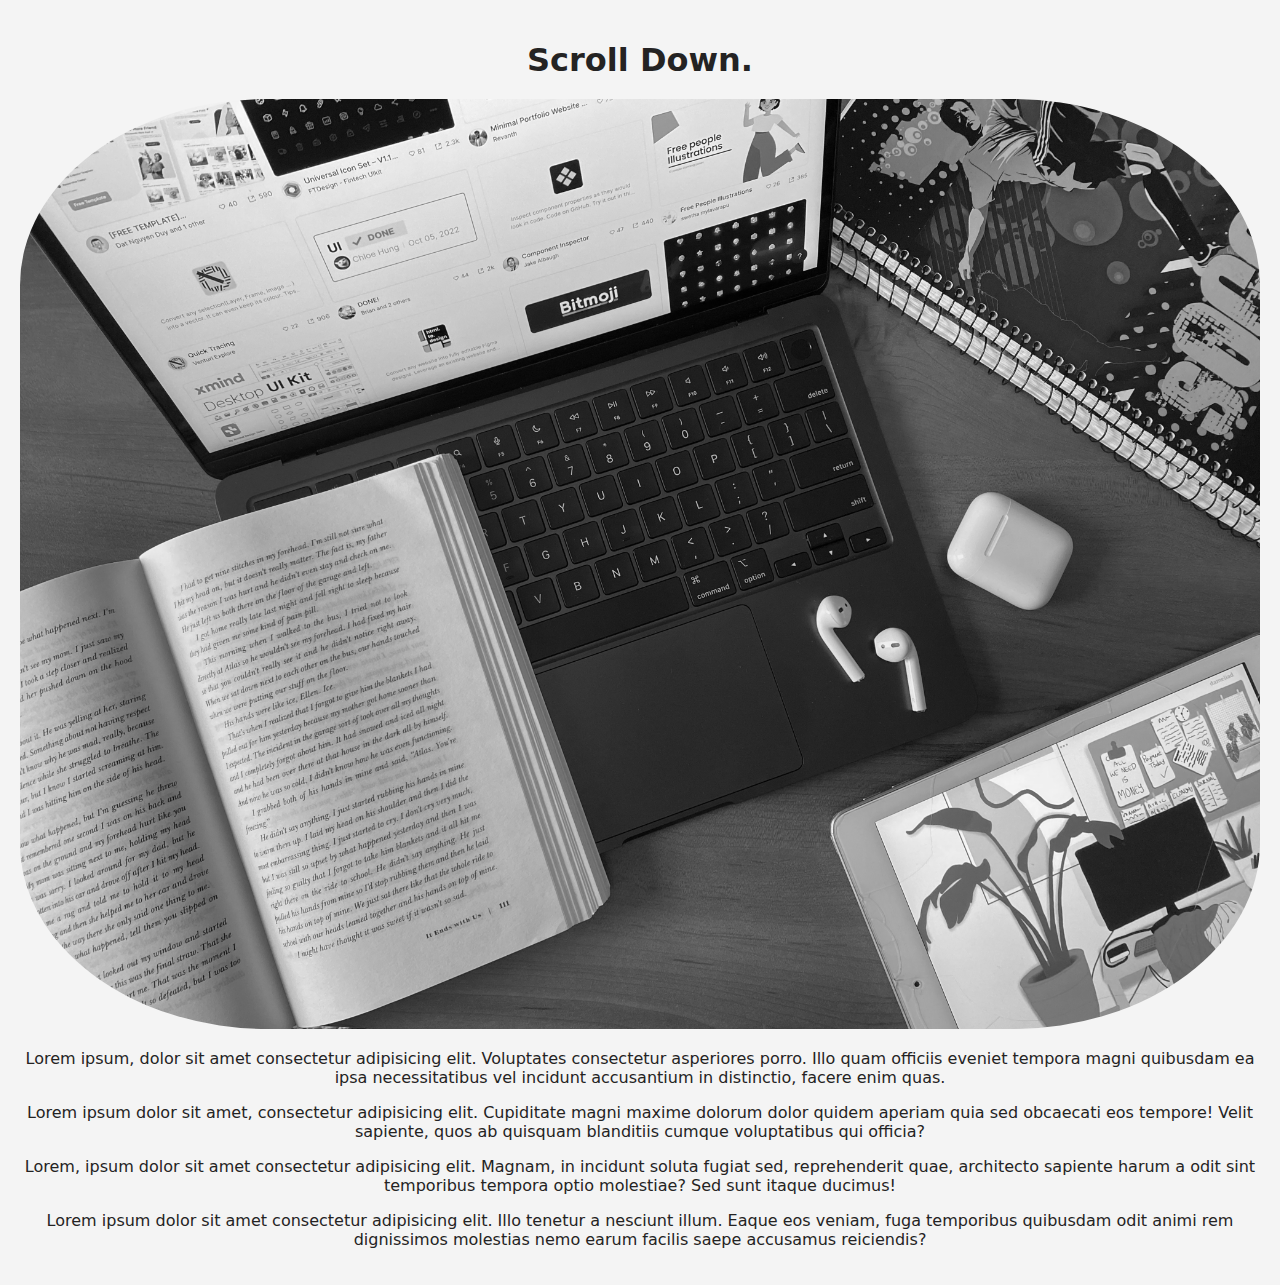
<file: animations/index.html>
<!DOCTYPE html>
<html lang="en">

<head>
    <meta charset="UTF-8">
    <meta name="viewport" content="width=device-width, initial-scale=1.0">
    <link rel="preconnect" href="https://fonts.googleapis.com">
    <link rel="preconnect" href="https://fonts.gstatic.com" crossorigin>
    <link href="https://fonts.googleapis.com/css2?family=Vesper+Libre:wght@500&display=swap" rel="stylesheet">
    <title>Index</title>
    <link rel="stylesheet" href="style.css">
</head>

<body>
    <!--1-->
    <div class="container">
        <h1>Scroll Down.</h1>
        <div class="image-container">
            <img src="image2.jpg" alt="Zoom and Fade Image" class="zoom-fade-image">
        </div>
        <p>Lorem ipsum, dolor sit amet consectetur adipisicing elit. Voluptates consectetur asperiores porro. Illo quam
            officiis eveniet tempora magni quibusdam ea ipsa necessitatibus vel incidunt accusantium in distinctio,
            facere enim quas.</p>
        <p>Lorem ipsum dolor sit amet, consectetur adipisicing elit. Cupiditate magni maxime dolorum dolor quidem
            aperiam quia sed obcaecati eos tempore! Velit sapiente, quos ab quisquam blanditiis cumque voluptatibus qui
            officia?</p>
        <p>Lorem, ipsum dolor sit amet consectetur adipisicing elit. Magnam, in incidunt soluta fugiat sed,
            reprehenderit quae, architecto sapiente harum a odit sint temporibus tempora optio molestiae? Sed sunt
            itaque ducimus!</p>
        <p>Lorem ipsum dolor sit amet consectetur adipisicing elit. Illo tenetur a nesciunt illum. Eaque eos veniam,
            fuga temporibus quibusdam odit animi rem dignissimos molestias nemo earum facilis saepe accusamus
            reiciendis?</p>

    </div>
    <!--2-->


    <script src="script.js"></script>
</body>

</html>
</file>
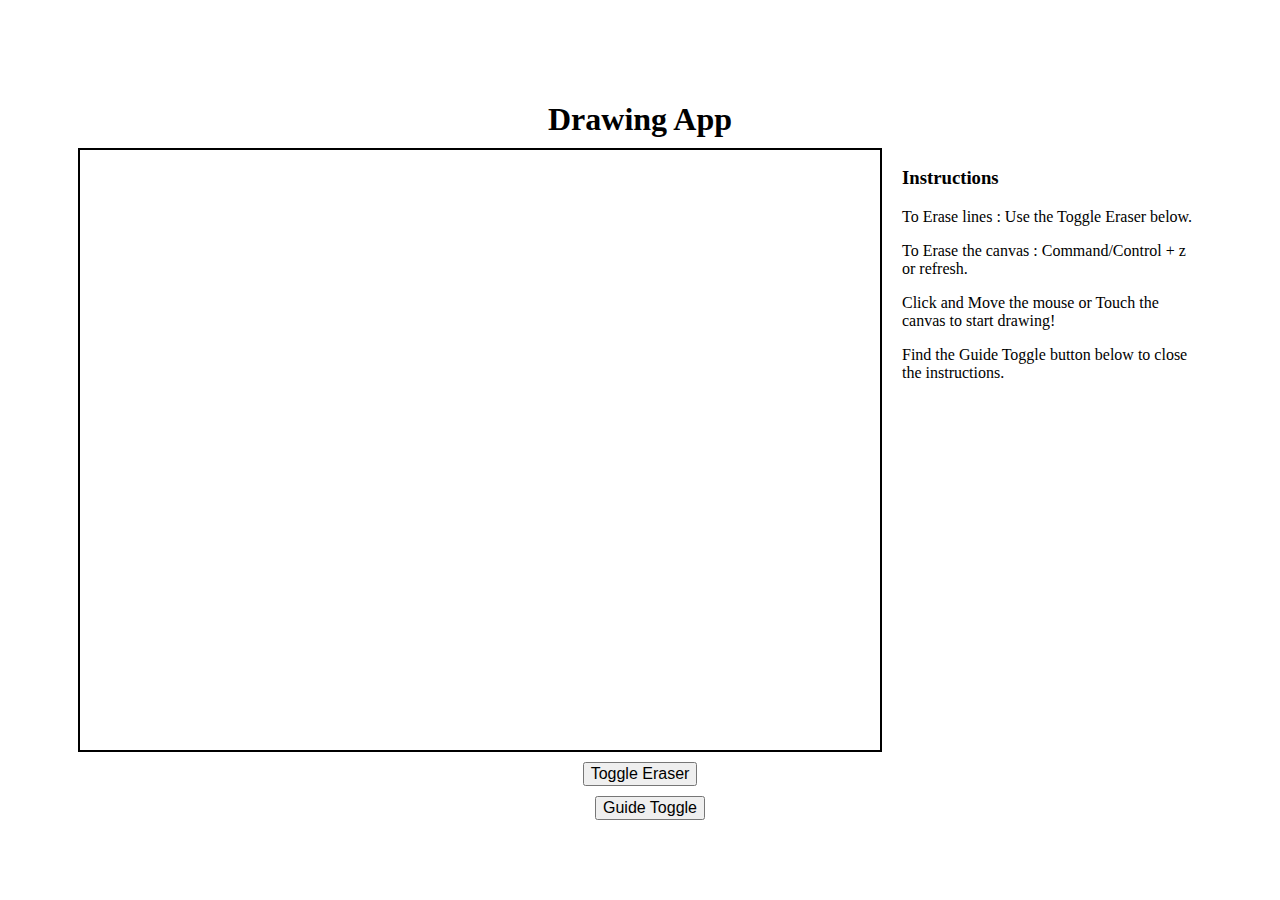
<file: Drawing App/index.html>
<!DOCTYPE html>
<html lang="en">

<head>
    <meta charset="UTF-8">
    <meta name="viewport" content="width=device-width, initial-scale=1.0">
    <link rel="stylesheet" href="style.css">
    <title>Drawing App </title>
</head>

<body>
    <div class="container">
        <h1>Drawing App</h1>
        <div class="canvas-container">
            <canvas id="drawingCanvas" width="800" height="600"></canvas>
            <div id="guideContainer">
                <h3>Instructions</h3>
                <p>To Erase lines : Use the Toggle Eraser below.</p>
                <p> To Erase the canvas : Command/Control + z or refresh.</p>
                <p>Click and Move the mouse or Touch the canvas to start drawing!</p>
                <p>Find the Guide Toggle button below to close the instructions.</p>
            </div>
        </div>
        <button id="toggleButton">Toggle Eraser</button>
        <button id="guideToggle">Guide Toggle</button>
    </div>

    <script src="script.js"></script>
</body>

</html>
</file>
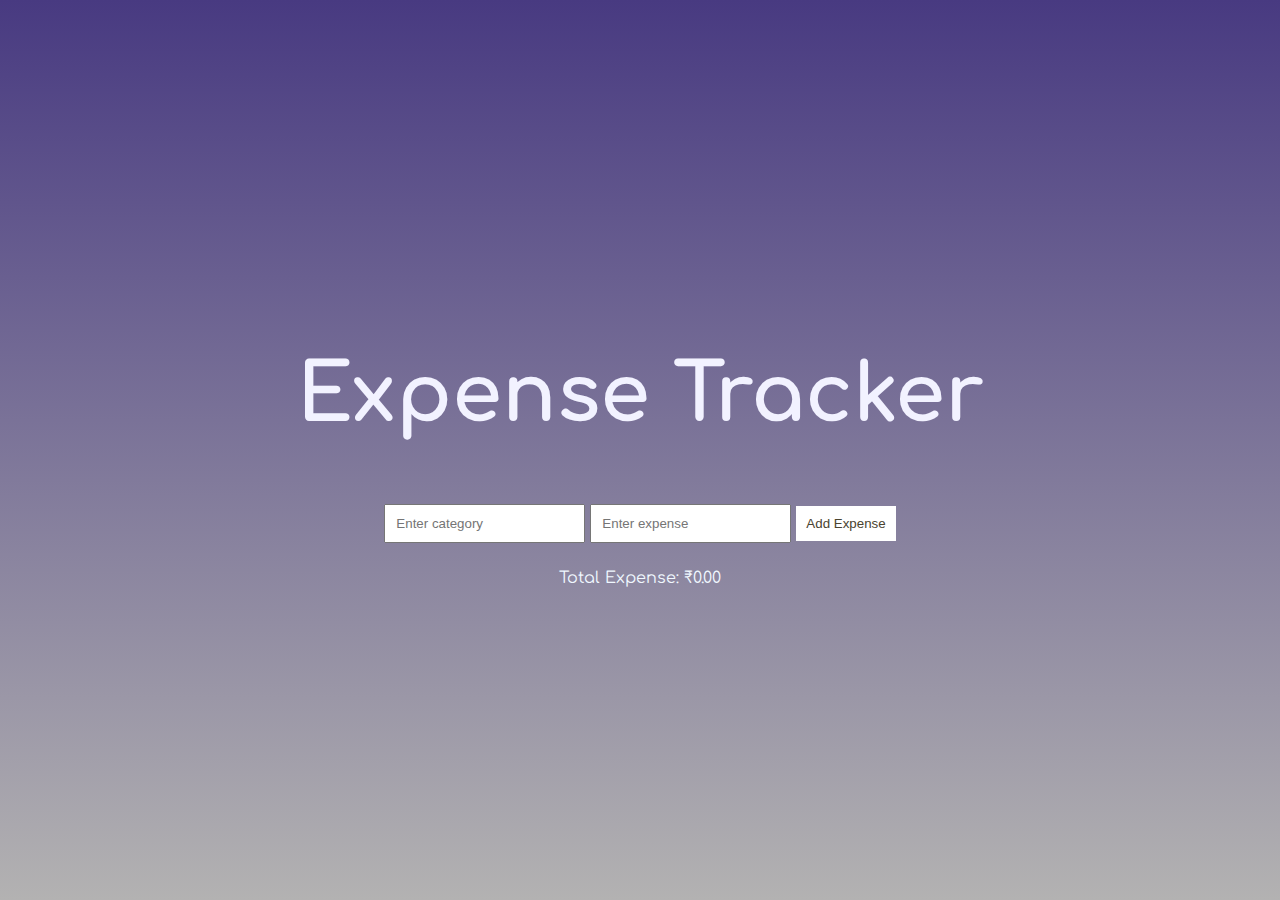
<file: expense tracker/index.html>
<!DOCTYPE html>
<html lang="en">

<head>
    <meta charset="UTF-8">
    <meta name="viewport" content="width=device-width, initial-scale=1.0">
    <link rel="preconnect" href="https://fonts.googleapis.com">
    <link rel="preconnect" href="https://fonts.gstatic.com" crossorigin>
    <link href="https://fonts.googleapis.com/css2?family=Comfortaa:wght@500&display=swap" rel="stylesheet">
    <link rel="stylesheet" href="style.css">
    <title>Expense Tracker</title>
</head>

<body>
    <div class="container">
        <h1>Expense Tracker</h1>
        <input type="text" id="categoryInput" placeholder="Enter category">
        <input type="text" id="expenseInput" placeholder="Enter expense">
        <button onclick="addExpense()">Add Expense</button>
        <ul id="expenseList"></ul>
        <p id="totalExpense">Total Expense: ₹0.00</p>
    </div>
    <script src="script.js"></script>
</body>

</html>
</file>
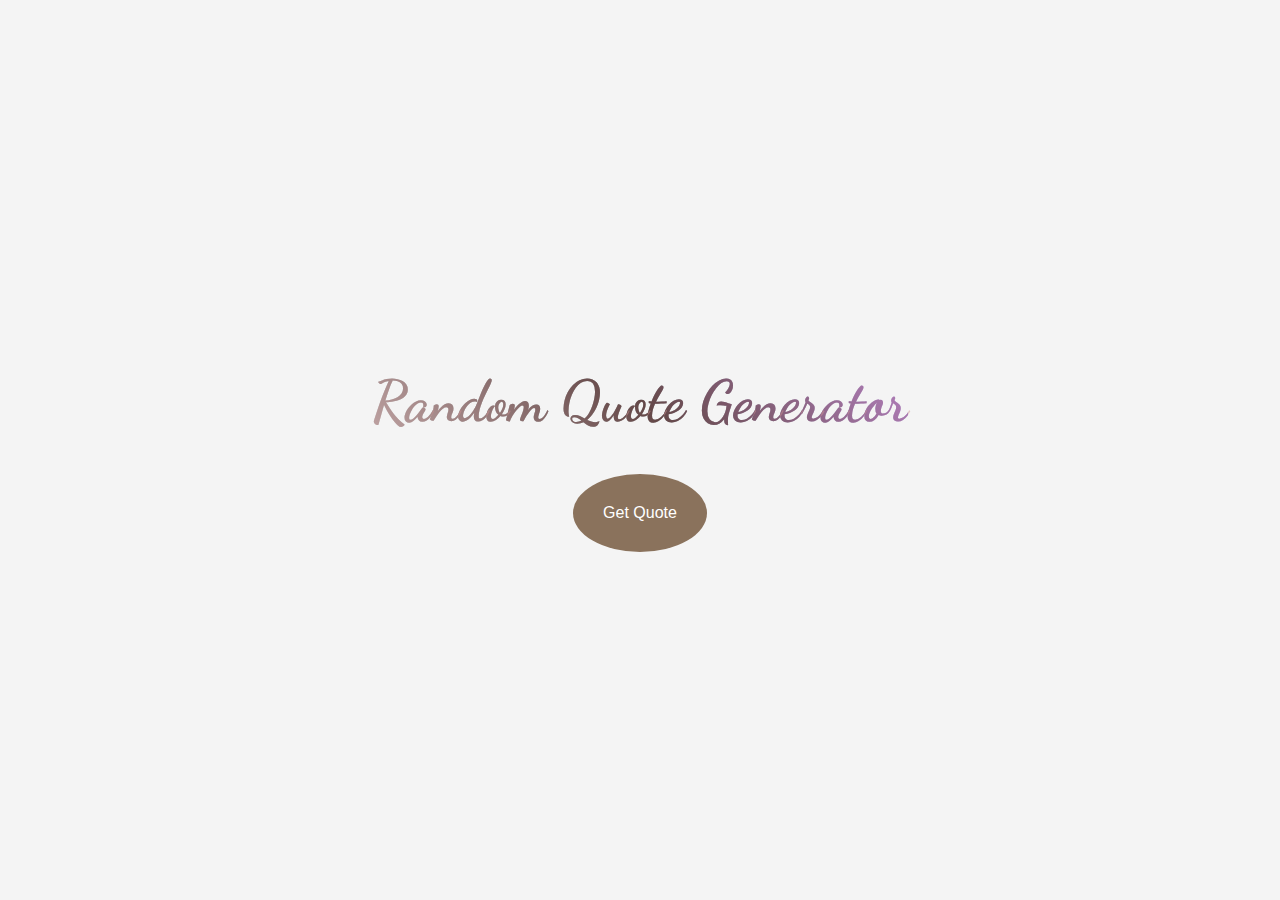
<file: Random/index.html>
<!DOCTYPE html>
<html lang="en">

<head>
    <meta charset="UTF-8">
    <meta name="viewport" content="width=device-width, initial-scale=1.0">
    <link rel="preconnect" href="https://fonts.googleapis.com">
    <link rel="preconnect" href="https://fonts.gstatic.com" crossorigin>
    <link href="https://fonts.googleapis.com/css2?family=Dancing+Script:wght@700&display=swap" rel="stylesheet">
    <link rel="preconnect" href="https://fonts.googleapis.com">
    <link rel="preconnect" href="https://fonts.gstatic.com" crossorigin>
    <link href="https://fonts.googleapis.com/css2?family=Prompt&display=swap" rel="stylesheet">
    <link rel="stylesheet" href="style.css">
    <title>Random Quote Generator</title>
</head>

<body>
    <div class="container">
        <div class="container">
            <h1 class="gradient-text">Random Quote Generator</h1>
        </div>

        <button onclick="getRandomQuote()">Get Quote</button>
        <p id="quoteDisplay"></p>
    </div>
    <script src="https://code.jquery.com/jquery-3.6.4.min.js"></script>
    <script src="app.js"></script>
</body>

</html>
</file>
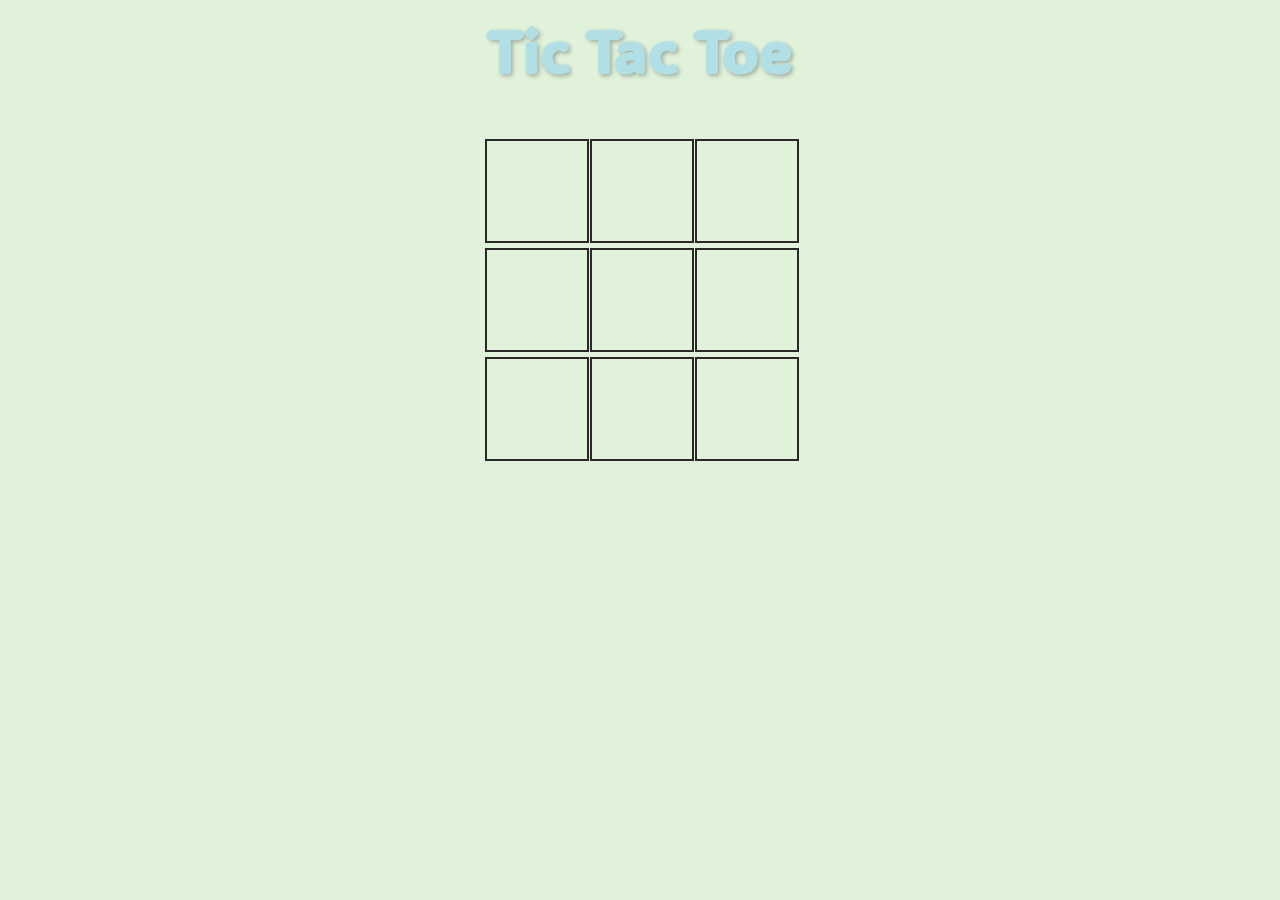
<file: Tic tac toe/index.html>
<!DOCTYPE html>
<html lang="en">

<head>
    <meta charset="UTF-8">
    <meta name="viewport" content="width=device-width, initial-scale=1.0">
    <title>Tic Tac Toe</title>
    <link rel="preconnect" href="https://fonts.googleapis.com">
    <link rel="preconnect" href="https://fonts.gstatic.com" crossorigin>
    <link href="https://fonts.googleapis.com/css2?family=ADLaM+Display&display=swap" rel="stylesheet">
    <link rel="stylesheet" href="style.css">
</head>

<body>

    <h1>Tic Tac Toe</h1>
    <div id="board"></div>
    <div id="message"></div>

    <script src="style.js"></script>
</body>

</html>
</file>
<file: animations/style.css>
body {
    margin: 0;
    font-family: 'Vesper Libre', serif;
    background-color: #f4f4f4;
    color: rgb(36, 35, 35);
}

.container {
    text-align: center;
    padding: 20px;
    font-family: system-ui, -apple-system, BlinkMacSystemFont, 'Segoe UI', Roboto, Oxygen, Ubuntu, Cantarell, 'Open Sans', 'Helvetica Neue', sans-serif
}

h1 {
    margin-bottom: 20px;
}

.image-container {
    max-width: 100%;
    border-radius: 30%;
}

.zoom-fade-image {
    border-radius: 20%;
    width: 100%;
    opacity: 1;
    transition: transform 0.2s ease-in-out, opacity 0.2s ease-in-out;
}

.zoom-fade-image.zoomed {
    transform: scale(1.0);
    opacity: 0.1;
}

@media (max-width: 720px) {
    .zoom-fade-image {
        transition: transform 0.2s ease-in-out, opacity 0.2s ease-in-out;
    }
}
</file>
<file: Drawing App/style.css>
body {
    display: flex;
    align-items: center;
    justify-content: center;
    height: 100vh;
    margin: 0;
}

.container {
    display: flex;
    flex-direction: column;
    align-items: center;
}

h1 {
    margin-bottom: 10px;
    text-align: center;
    /* Center the heading */
}

.canvas-container {
    display: flex;
    flex-direction: row;
    border-radius: 4px;
    align-items: flex-start;
}

canvas {
    border: 2px solid #000;
    max-width: 100%;
}

#guideContainer {
    flex-shrink: 0;
    text-align: left;
    max-width: 300px;
    margin-left: 20px;
}

#guideToggle {
    text-align: left;
    max-width: 300px;
    margin-left: 20px;
}

button {
    margin-top: 10px;
    font-size: 16px;
    cursor: pointer;
}

@media (max-width: 768px) {
    .canvas-container {
        flex-direction: column;
        align-items: center;
    }

    canvas {
        width: 80%;
        margin-bottom: 20px;
    }

    h1 {
        margin-top: 20px;
    }
}
</file>
<file: expense tracker/style.css>
body {
    font-family: 'Comfortaa', sans-serif;
    background: linear-gradient(to bottom, #483a81, #b3b2b2);
    margin: 0;
    display: flex;
    align-items: center;
    justify-content: center;
    height: 100vh;
}

.container {
    text-align: center;
}

.container h1 {
    color: rgb(242, 242, 255);
    font-size: 5em;
}

input[type="text"] {
    padding: 10px;
    margin: 10px 0;
}

button {
    padding: 10px;
    background-color: #ffffff;
    color: rgb(74, 68, 48);
    border: none;
    cursor: pointer;
}

button:hover {
    background-color: #5c5c5c;
    color: azure;
}

ul {
    list-style-type: none;
    padding: 0;
    color: aliceblue;
}

p {
    color: aliceblue;
}
</file>
<file: Random/style.css>
body {
    font-family: 'Dancing Script', cursive;
    background-color: #f4f4f4;
    font-size: larger;
    margin: 0;
    display: flex;
    align-items: center;
    justify-content: center;
    height: 100vh;
}

.container {
    text-align: center;
}

.container h1 {
    color: rgba(203, 146, 146, 0.491);
}

.gradient-text {
    background: linear-gradient(45deg, #b4b4b4, #000, #a171ef);
    -webkit-background-clip: text;
    background-clip: text;
    color: transparent;
    font-size: 3em;
}

button {
    padding: 30px;
    background-color: #8a725c;
    color: white;
    font-size: medium;
    border: none;
    cursor: pointer;
    border-radius: 60%;
    box-sizing: border-box;
}

button:hover {
    background-color: #919d88;
    color: black;
    font-size: medium;
}

p {
    font-family: 'Prompt', sans-serif;
    color: rgb(80, 36, 36);
}
</file>
<file: Tic tac toe/style.css>
body {
    font-family: Arial, sans-serif;
    background-color: rgb(225, 242, 219);
    align-items: center;
    justify-content: center;
    height: 100vh;
    margin: 0;
}

h1 {
    margin-top: 10px;
    font-size: 60px;
    text-align: center;
    justify-content: center;
    font-family: ADLaM Display;
    text-shadow: 2px 2px 4px rgba(20, 20, 20, 0.31);
    color: powderblue;
    margin: 0;
    padding: 10px;
    align-items: flex-start;
}


#board {
    display: grid;
    margin: auto;
    margin-top: 40px;
    justify-content: center;
    grid-template-columns: repeat(3, 100px);
    grid-gap: 5px;
}

.cell {
    width: 100px;
    height: 100px;
    display: flex;
    align-items: center;

    justify-content: center;
    font-size: 30px;

    border: 2px solid rgb(41, 39, 39);
    cursor: pointer;
    transition: background-color 0.3s;
}

.cell:hover {
    background-color: lightblue;
}

#message {
    text-align: center;
    display: auto;
    font-weight: medium;
    font-size: 60px;
    color: lightblue;
    margin-top: 20px;
}

.cell.animate {
    animation: highlight 0.3s ease-in-out;
}

@keyframes highlight {
    from {
        background-color: #fff;
    }

    to {
        background-color: #f0f0f0;
    }
}
</file>
